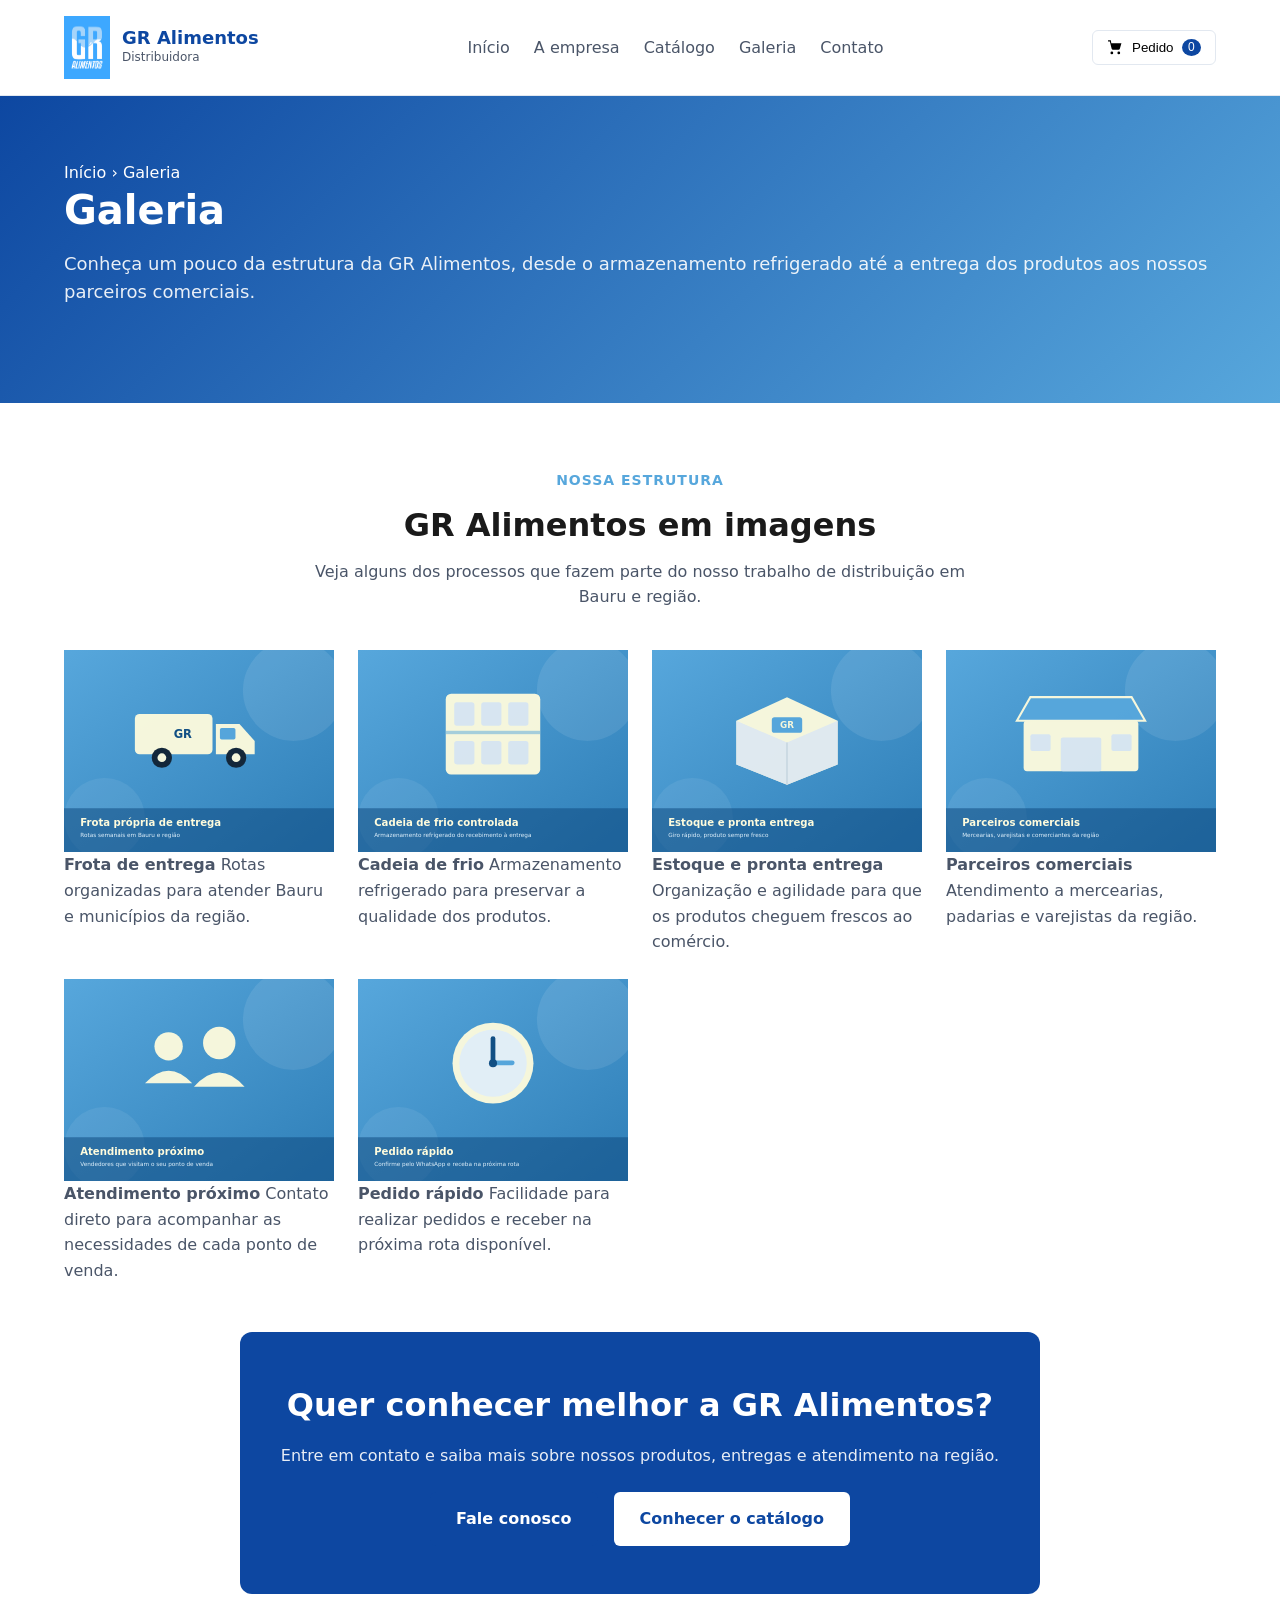
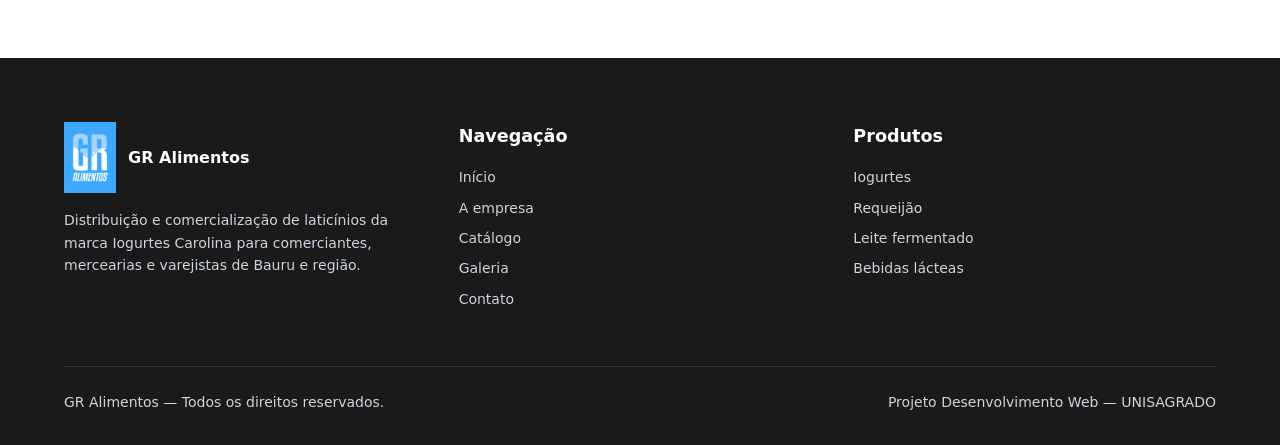
<file: galeria.html>
<!doctype html>
<html lang="pt-BR">
  <head>
    <meta charset="UTF-8" />
    <meta name="viewport" content="width=device-width, initial-scale=1" />

    <title>Galeria — GR Alimentos</title>

    <meta
      name="description"
      content="Imagens da estrutura da GR Alimentos: armazenamento refrigerado, estoque de pronta entrega, frota e pontos de venda atendidos."
    />

    <meta name="theme-color" content="#57a7dc" />

    <link rel="stylesheet" href="style.css" />
  </head>

  <body>
    <a class="pular-para-conteudo" href="#conteudo"> Pular para o conteúdo </a>

    <!-- ===================== CABEÇALHO ===================== -->

    <header class="cabecalho">
      <div class="container cabecalho-interno">
        <a class="logo" href="index.html">
          <img
            src="IMG/logo gr.png"
            alt="GR Alimentos"
            width="46"
            height="54"
          />

          <span class="logo-texto">
            <span class="logo-nome">GR Alimentos</span>
            <span class="logo-sub">Distribuidora</span>
          </span>
        </a>

        <nav class="nav" id="nav-principal" aria-label="Navegação principal">
          <a href="index.html">Início</a>
          <a href="institucional.html">A empresa</a>
          <a href="catalogo.html">Catálogo</a>
          <a href="galeria.html" aria-current="page">Galeria</a>
          <a href="contato.html">Contato</a>
        </nav>

        <div class="cabecalho-acoes">
          <button
            type="button"
            class="carrinho-botao"
            aria-label="Abrir pedido"
          >
            <svg class="icone" viewBox="0 0 24 24" aria-hidden="true">
              <path
                d="M7 18a2 2 0 1 0 .001 4.001A2 2 0 0 0 7 18Zm10 0a2 2 0 1 0 .001 4.001A2 2 0 0 0 17 18ZM6.2 6h14.6l-2.3 8.2a2 2 0 0 1-1.9 1.4H8.6a2 2 0 0 1-1.9-1.4L4.1 3.7H1.5v-2h4.1L6.2 6Z"
              />
            </svg>

            <span>Pedido</span>
            <span class="carrinho-contador">0</span>
          </button>

          <button
            type="button"
            class="menu-toggle"
            id="menu-toggle"
            aria-expanded="false"
            aria-controls="nav-principal"
            aria-label="Abrir menu"
          >
            <span></span>
            <span></span>
            <span></span>
          </button>
        </div>
      </div>
    </header>

    <!-- ===================== CONTEÚDO ===================== -->

    <main id="conteudo">
      <!-- HERO DA GALERIA -->

      <section class="hero">
        <div class="container">
          <p class="migalhas">
            <a href="index.html">Início</a>
            &rsaquo; Galeria
          </p>

          <h1>Galeria</h1>

          <p class="hero-texto">
            Conheça um pouco da estrutura da GR Alimentos, desde o armazenamento
            refrigerado até a entrega dos produtos aos nossos parceiros
            comerciais.
          </p>
        </div>
      </section>

      <!-- ===================== GALERIA ===================== -->

      <section class="secao">
        <div class="container">
          <div class="secao-cabecalho secao-cabecalho-centro">
            <span class="olho">Nossa estrutura</span>

            <h2>GR Alimentos em imagens</h2>

            <p>
              Veja alguns dos processos que fazem parte do nosso trabalho de
              distribuição em Bauru e região.
            </p>
          </div>

          <div class="galeria grade grade-4">
            <!-- FOTO 1 -->

            <figure>
              <img
                src="IMG/galeria/entrega.svg"
                alt="Veículo utilizado nas entregas da GR Alimentos"
                width="800"
                height="600"
                loading="lazy"
              />

              <figcaption>
                <strong>Frota de entrega</strong>
                Rotas organizadas para atender Bauru e municípios da região.
              </figcaption>
            </figure>

            <!-- FOTO 2 -->

            <figure>
              <img
                src="IMG/galeria/camara-fria.svg"
                alt="Estrutura refrigerada para armazenamento dos produtos"
                width="800"
                height="600"
                loading="lazy"
              />

              <figcaption>
                <strong>Cadeia de frio</strong>
                Armazenamento refrigerado para preservar a qualidade dos
                produtos.
              </figcaption>
            </figure>

            <!-- FOTO 3 -->

            <figure>
              <img
                src="IMG/galeria/estoque.svg"
                alt="Estoque de produtos distribuídos pela GR Alimentos"
                width="800"
                height="600"
                loading="lazy"
              />

              <figcaption>
                <strong>Estoque e pronta entrega</strong>
                Organização e agilidade para que os produtos cheguem frescos ao
                comércio.
              </figcaption>
            </figure>

            <!-- FOTO 4 -->

            <figure>
              <img
                src="IMG/galeria/pontos-de-venda.svg"
                alt="Ponto de venda atendido pela GR Alimentos"
                width="800"
                height="600"
                loading="lazy"
              />

              <figcaption>
                <strong>Parceiros comerciais</strong>
                Atendimento a mercearias, padarias e varejistas da região.
              </figcaption>
            </figure>

            <!-- FOTO 5 -->

            <figure>
              <img
                src="IMG/galeria/equipe.svg"
                alt="Equipe responsável pelo atendimento aos clientes"
                width="800"
                height="600"
                loading="lazy"
              />

              <figcaption>
                <strong>Atendimento próximo</strong>
                Contato direto para acompanhar as necessidades de cada ponto de
                venda.
              </figcaption>
            </figure>

            <!-- FOTO 6 -->

            <figure>
              <img
                src="IMG/galeria/pronta-entrega.svg"
                alt="Representação do processo de pedido e pronta entrega"
                width="800"
                height="600"
                loading="lazy"
              />

              <figcaption>
                <strong>Pedido rápido</strong>
                Facilidade para realizar pedidos e receber na próxima rota
                disponível.
              </figcaption>
            </figure>
          </div>

          <!-- ===================== CHAMADA FINAL ===================== -->

          <div class="faixa-cta" style="margin-top: 3rem">
            <h2>Quer conhecer melhor a GR Alimentos?</h2>

            <p>
              Entre em contato e saiba mais sobre nossos produtos, entregas e
              atendimento na região.
            </p>

            <div class="faixa-cta-acoes">
              <a class="btn btn-primario" href="contato.html"> Fale conosco </a>

              <a class="btn btn-claro" href="catalogo.html">
                Conhecer o catálogo
              </a>
            </div>
          </div>
        </div>
      </section>
    </main>

    <!-- ===================== RODAPÉ ===================== -->

    <footer class="rodape">
      <div class="container">
        <div class="rodape-grade">
          <div>
            <div class="rodape-logo">
              <img
                src="IMG/logo gr.png"
                alt="GR Alimentos"
                width="52"
                height="61"
              />

              <strong>GR Alimentos</strong>
            </div>

            <p class="rodape-sobre">
              Distribuição e comercialização de laticínios da marca Iogurtes
              Carolina para comerciantes, mercearias e varejistas de Bauru e
              região.
            </p>
          </div>

          <div>
            <h3>Navegação</h3>

            <ul>
              <li><a href="index.html">Início</a></li>
              <li><a href="institucional.html">A empresa</a></li>
              <li><a href="catalogo.html">Catálogo</a></li>
              <li><a href="galeria.html">Galeria</a></li>
              <li><a href="contato.html">Contato</a></li>
            </ul>
          </div>

          <div>
            <h3>Produtos</h3>

            <ul>
              <li>
                <a href="catalogo.html?categoria=iogurtes"> Iogurtes </a>
              </li>

              <li>
                <a href="catalogo.html?categoria=requeijao"> Requeijão </a>
              </li>

              <li>
                <a href="catalogo.html?categoria=leite-fermentado">
                  Leite fermentado
                </a>
              </li>

              <li>
                <a href="catalogo.html?categoria=bebida-lactea">
                  Bebidas lácteas
                </a>
              </li>
            </ul>
          </div>
        </div>

        <div class="rodape-base">
          <span> GR Alimentos — Todos os direitos reservados. </span>

          <span> Projeto Desenvolvimento Web — UNISAGRADO </span>
        </div>
      </div>
    </footer>
  </body>
</html>
</file>
<file: style.css>
/* ==========================================================================
   RESET E VARIÁVEIS
   ========================================================================== */
:root {
  --cor-primaria: #0d47a1;
  --cor-secundaria: #57a7dc;
  --cor-escura: #1a1a1a;
  --cor-clara: #ffffff;
  --cor-fundo-alt: #f4f7f9;
  --cor-fundo-creme: #fdfbf7;
  --cor-borda: #e2e8f0;
  --cor-texto: #4a5568;
  --cor-zap: #25d366;
  --fonte-principal: system-ui, -apple-system, BlinkMacSystemFont, "Segoe UI", Roboto, sans-serif;
  --transicao: all 0.3s ease;
}

*, *::before, *::after {
  box-sizing: border-box;
  margin: 0;
  padding: 0;
}

body {
  font-family: var(--fonte-principal);
  color: var(--cor-texto);
  background-color: #fff;
  line-height: 1.6;
}

img {
  max-width: 100%;
  height: auto;
  display: block;
}

a {
  color: inherit;
  text-decoration: none;
}

/* ==========================================================================
   UTILITÁRIOS E LAYOUT
   ========================================================================== */
.container {
  max-width: 1200px;
  margin: 0 auto;
  padding: 0 1.5rem;
}

.pular-para-conteudo {
  position: absolute;
  top: -100px;
  left: 0;
  background: var(--cor-primaria);
  color: #fff;
  padding: 0.5rem 1rem;
  z-index: 1000;
  transition: var(--transicao);
}

.pular-para-conteudo:focus {
  top: 0;
}

.olho {
  display: inline-block;
  font-size: 0.875rem;
  font-weight: 700;
  text-transform: uppercase;
  letter-spacing: 1px;
  color: var(--cor-secundaria);
  margin-bottom: 0.5rem;
}

.icone {
  width: 1.25em;
  height: 1.25em;
  fill: currentColor;
  display: inline-block;
  vertical-align: middle;
}

/* Grades */
.grade {
  display: grid;
  gap: 1.5rem;
}

.grade-4 {
  grid-template-columns: repeat(auto-fit, minmax(250px, 1fr));
}

.duas-colunas {
  display: grid;
  grid-template-columns: 1fr;
  gap: 2rem;
  align-items: center;
}

@media (min-width: 768px) {
  .duas-colunas {
    grid-template-columns: 1fr 1fr;
  }
}

/* Botões */
.btn {
  display: inline-flex;
  align-items: center;
  justify-content: center;
  gap: 0.5rem;
  padding: 0.75rem 1.5rem;
  border-radius: 6px;
  font-weight: 600;
  cursor: pointer;
  border: 2px solid transparent;
  transition: var(--transicao);
}

.btn-primario {
  background-color: var(--cor-primaria);
  color: #fff;
}

.btn-primario:hover {
  background-color: #082d68;
}

.btn-claro {
  background-color: #fff;
  color: var(--cor-primaria);
}

.btn-claro:hover {
  background-color: var(--cor-fundo-alt);
}

.btn-contorno-claro {
  border-color: #fff;
  color: #fff;
}

.btn-contorno-claro:hover {
  background-color: #fff;
  color: var(--cor-primaria);
}

.btn-zap {
  background-color: var(--cor-zap);
  color: #fff;
}

.btn-zap:hover {
  filter: brightness(0.9);
}

/* Selo / Badge */
.selo {
  display: inline-block;
  border-radius: 20px;
  background-color: var(--cor-fundo-alt);
  color: var(--cor-texto);
}

.selo-destaque {
  background-color: #e3f2fd;
  color: var(--cor-primaria);
  font-weight: 600;
}

/* ==========================================================================
   CABECALHO
   ========================================================================== */
.cabecalho {
  background-color: #fff;
  border-bottom: 1px solid var(--cor-borda);
  position: sticky;
  top: 0;
  z-index: 100;
}

.cabecalho-interno {
  display: flex;
  align-items: center;
  justify-content: space-between;
  padding-top: 1rem;
  padding-bottom: 1rem;
}

.logo {
  display: flex;
  align-items: center;
  gap: 0.75rem;
}

.logo-texto {
  display: flex;
  flex-direction: column;
}

.logo-nome {
  font-weight: 800;
  font-size: 1.125rem;
  color: var(--cor-primaria);
  line-height: 1.1;
}

.logo-sub {
  font-size: 0.75rem;
  color: var(--cor-texto);
}

.nav {
  display: flex;
  gap: 1.5rem;
}

.nav a {
  font-weight: 500;
  transition: var(--transicao);
}

.nav a:hover {
  color: var(--cor-secundaria);
}

.cabecalho-acoes {
  display: flex;
  align-items: center;
  gap: 1rem;
}

.carrinho-botao {
  display: flex;
  align-items: center;
  gap: 0.5rem;
  background: none;
  border: 1px solid var(--cor-borda);
  padding: 0.5rem 0.875rem;
  border-radius: 6px;
  cursor: pointer;
}

.carrinho-contador {
  background-color: var(--cor-primaria);
  color: #fff;
  border-radius: 50%;
  padding: 0.1rem 0.4rem;
  font-size: 0.75rem;
}

.menu-toggle {
  display: none;
  flex-direction: column;
  gap: 4px;
  background: none;
  border: none;
  cursor: pointer;
}

.menu-toggle span {
  width: 24px;
  height: 2px;
  background-color: var(--cor-escura);
}

@media (max-width: 768px) {
  .nav {
    display: none; /* Ajustar conforme lógica do JS mobile */
  }
  .menu-toggle {
    display: flex;
  }
}

/* ==========================================================================
   HERO
   ========================================================================== */
.hero {
  background: linear-gradient(135deg, var(--cor-primaria), var(--cor-secundaria));
  color: #fff;
  padding: 4rem 0;
}

.hero-grid {
  display: grid;
  grid-template-columns: 1fr;
  gap: 2.5rem;
  align-items: center;
}

@media (min-width: 992px) {
  .hero-grid {
    grid-template-columns: 1.2fr 0.8fr;
  }
}

.hero .olho {
  color: #b3e5fc;
}

.hero h1 {
  font-size: 2.5rem;
  line-height: 1.2;
  margin-bottom: 1rem;
}

.hero-texto {
  font-size: 1.125rem;
  margin-bottom: 2rem;
  opacity: 0.9;
}

.hero-acoes {
  display: flex;
  flex-wrap: wrap;
  gap: 1rem;
  margin-bottom: 2.5rem;
}

.hero-marcadores {
  display: flex;
  gap: 1.5rem;
  border-top: 1px solid rgba(255, 255, 255, 0.2);
  padding-top: 1.5rem;
}

.hero-marcador {
  display: flex;
  flex-direction: column;
}

.hero-marcador strong {
  font-size: 1.25rem;
}

.hero-marcador span {
  font-size: 0.875rem;
  opacity: 0.8;
}

/* ==========================================================================
   SEÇÕES GERAIS E CARTÕES
   ========================================================================== */
.secao {
  padding: 4rem 0;
}

.secao-alt {
  background-color: var(--cor-fundo-alt);
}

.secao-creme {
  background-color: var(--cor-fundo-creme);
}

.secao-cabecalho {
  margin-bottom: 2.5rem;
  max-width: 650px;
}

.secao-cabecalho-centro {
  text-align: center;
  margin-left: auto;
  margin-right: auto;
}

.secao-cabecalho h2 {
  font-size: 2rem;
  color: var(--cor-escura);
  margin-bottom: 0.5rem;
}

/* Cartões de Diferenciais e Categorias */
.cartao {
  background-color: #fff;
  padding: 1.5rem;
  border-radius: 8px;
  border: 1px solid var(--cor-borda);
  transition: var(--transicao);
}

.cartao:hover {
  transform: translateY(-4px);
  box-shadow: 0 10px 15px -3px rgba(0,0,0,0.05);
}

.cartao-icone {
  width: 48px;
  height: 48px;
  background-color: #e3f2fd;
  color: var(--cor-primaria);
  border-radius: 8px;
  display: flex;
  align-items: center;
  justify-content: center;
  margin-bottom: 1rem;
}

.cartao-icone .icone {
  width: 24px;
  height: 24px;
}

.cartao h3 {
  font-size: 1.25rem;
  color: var(--cor-escura);
  margin-bottom: 0.5rem;
}

/* ==========================================================================
   PASSO A PASSO (COMO PEDIR)
   ========================================================================== */
.passos {
  display: flex;
  flex-direction: column;
  gap: 1.5rem;
}

.passo {
  display: flex;
  gap: 1rem;
}

.passo-numero {
  width: 36px;
  height: 36px;
  background-color: var(--cor-primaria);
  color: #fff;
  border-radius: 50%;
  display: flex;
  align-items: center;
  justify-content: center;
  font-weight: 700;
  flex-shrink: 0;
}

.passo h3 {
  font-size: 1.1rem;
  color: var(--cor-escura);
}

/* ==========================================================================
   CTA FINAL
   ========================================================================== */
.faixa-cta {
  background-color: var(--cor-primaria);
  color: #fff;
  padding: 3rem 2rem;
  border-radius: 12px;
  text-align: center;
  max-width: 800px;
  margin: 0 auto;
}

.faixa-cta h2 {
  font-size: 2rem;
  margin-bottom: 0.75rem;
}

.faixa-cta p {
  margin-bottom: 1.5rem;
  opacity: 0.9;
}

.faixa-cta-acoes {
  display: flex;
  justify-content: center;
  flex-wrap: wrap;
  gap: 1rem;
}

/* ==========================================================================
   RODAPÉ
   ========================================================================== */
.rodape {
  background-color: var(--cor-escura);
  color: #cbd5e0;
  padding: 4rem 0 2rem 0;
}

.rodape-grade {
  display: grid;
  grid-template-columns: repeat(auto-fit, minmax(200px, 1fr));
  gap: 2rem;
  margin-bottom: 3rem;
}

.rodape-logo {
  display: flex;
  align-items: center;
  gap: 0.75rem;
  color: #fff;
  margin-bottom: 1rem;
}

.rodape-sobre {
  font-size: 0.875rem;
}

.rodape h3 {
  color: #fff;
  font-size: 1.1rem;
  margin-bottom: 1rem;
}

.rodape ul {
  list-style: none;
}

.rodape li {
  margin-bottom: 0.5rem;
  font-size: 0.875rem;
}

.rodape a:hover {
  color: #fff;
}

.rodape-base {
  border-top: 1px solid #2d3748;
  padding-top: 1.5rem;
  display: flex;
  flex-wrap: wrap;
  justify-content: space-between;
  gap: 1rem;
  font-size: 0.875rem;
}

/* ==========================================================================
   FLUTUANTE (WHATSAPP)
   ========================================================================== */
.zap-flutuante {
  position: fixed;
  bottom: 1.5rem;
  right: 1.5rem;
  background-color: var(--cor-zap);
  color: #fff;
  width: 56px;
  height: 56px;
  border-radius: 50%;
  display: flex;
  align-items: center;
  justify-content: center;
  box-shadow: 0 4px 10px rgba(0,0,0,0.3);
  z-index: 99;
  transition: var(--transicao);
}

.zap-flutuante .icone {
  width: 30px;
  height: 30px;
}

.zap-flutuante:hover {
  transform: scale(1.1);
}
</file>
